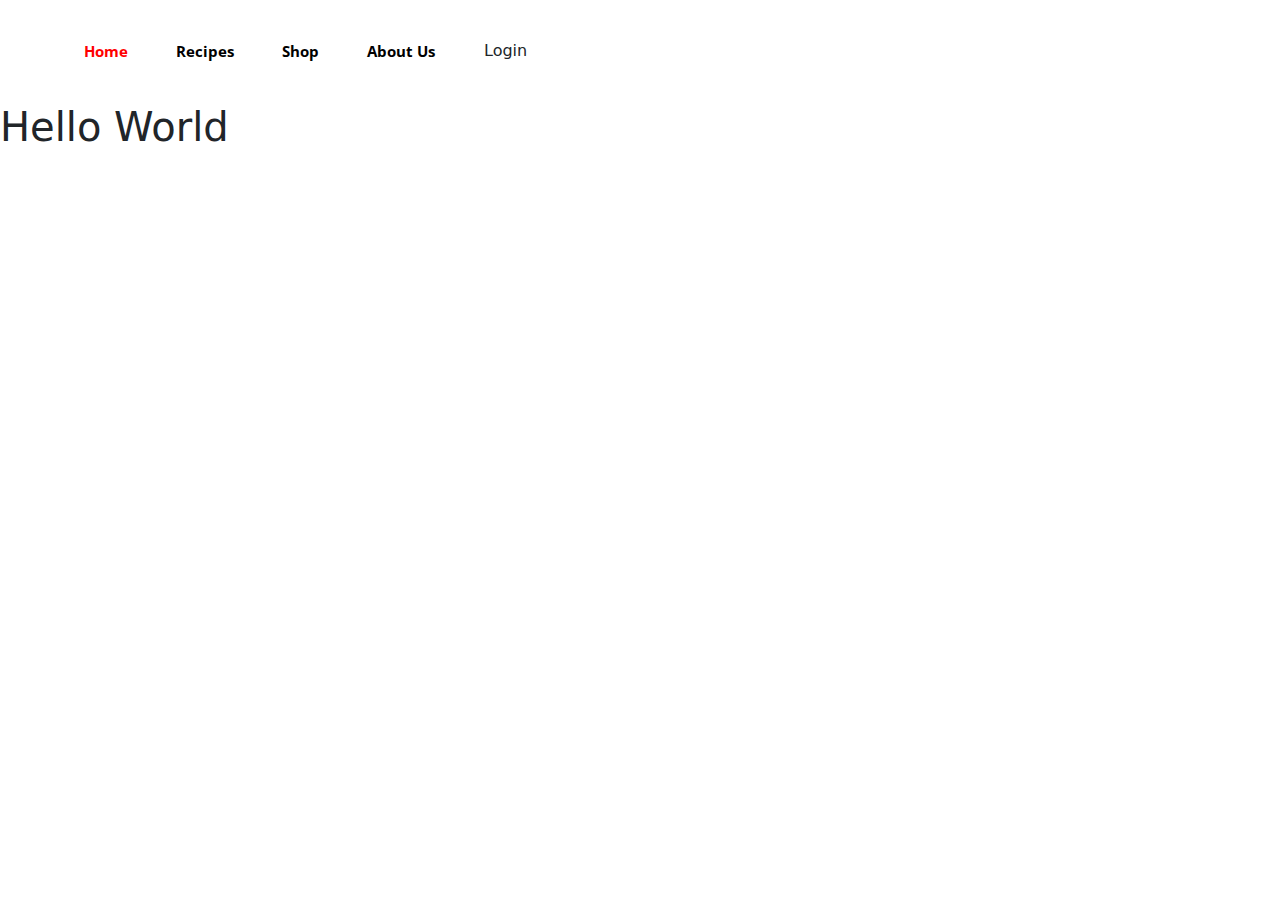
<file: frontend/html/index.html>
<!DOCTYPE html>
<html lang="en">
<head>
    <meta charset="UTF-8">
    <meta http-equiv="X-UA-Compatible" content="IE=edge">
    <meta name="viewport" content="width=device-width, initial-scale=1.0">
    <title>Document</title>

    <link rel="stylesheet" href="../libraries/bootstrap/css/bootstrap.min.css">
    <link rel="preconnect" href="https://fonts.googleapis.com">
    <link rel="preconnect" href="https://fonts.gstatic.com" crossorigin>
    <link href="https://fonts.googleapis.com/css2?family=Open+Sans:wght@600;700;800&display=swap" rel="stylesheet">
    <link rel="stylesheet" href="../styles/main.css">
   
   
</head>
<body>
    
    <div class="container-fluid">
        <nav class="row navbar navbar-expand-lg navbar-light bg-white">

            <button 
            class="navbar-toggler navbar-toggler-left" 
            type="button" 
            data-toggle="collapse" 
            data-target="#navb"
            >
                <span class="navbar-toggler-icon"></span>
            </button>

            <div class="collapse navbar-collapse" id="navb">
                <ul class="navbar-nav mx-5 my-4">
                <li class="nav-item mx-md-3">
                    <a href="#" class="nav-link active">Home</a>
                </li>
                <li class="nav-item mx-md-3">
                    <a href="#" class="nav-link">Recipes</a>
                </li>
                <li class="nav-item mx-md-3">
                    <a href="#" class="nav-link">Shop</a>
                </li>
                <li class="nav-item mx-md-3">
                    <a href="#" class="nav-link">About Us</a>
                </li>
            
            <div class="collapse navbar-collapse id="navb">
            <!-- Mobile Button -->
            <form class="form-inline d-sm-block d-md-none">
                <button class="btn btn-login my-2 my-sm-0">
                    Login
                </button>
            </form>

            <!-- Desktop Button -->
            <form class="form-inline my-2 my-lg-0 d-none d-md-block">
                <button class="btn btn-login btn-navbar-right my-2 my-sm-0 px-4">
                    Login
                </button>
            </form>
        </div>
            </ul>
            </div>
        </nav>
    </div>
    <h1>Hello World</h1>

    <link rel="stylesheet" href="../libraries/bootstrap/js/bootstrap.bundle.min.js">
</body>
</html>
</file>
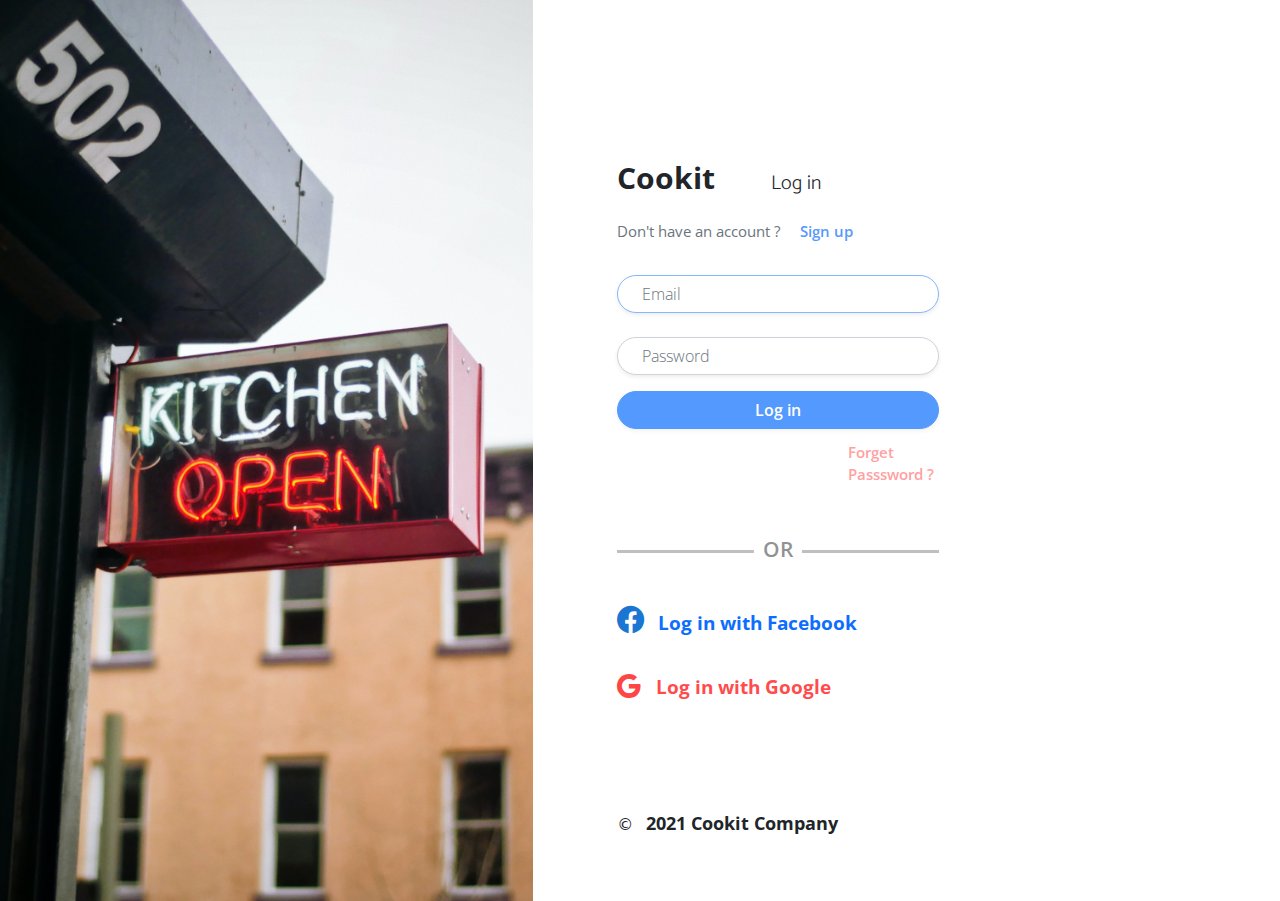
<file: frontend/html/login.html>
<!DOCTYPE html>
<html lang="en">
<head>
    <meta charset="UTF-8">
    <meta http-equiv="X-UA-Compatible" content="IE=edge">
    <meta name="viewport" content="width=device-width, initial-scale=1.0, maximum-scale=1.0, user-scalable=no" />
    <title>Login</title>
    <link rel="stylesheet" href="../libraries/bootstrap/css/bootstrap.min.css">
    <link rel="preconnect" href="https://fonts.googleapis.com">
    <link rel="preconnect" href="https://fonts.gstatic.com" crossorigin>
    <link href="https://fonts.googleapis.com/css2?family=Open+Sans:wght@600;700;800&display=swap" rel="stylesheet">
    <link rel="stylesheet" href="https://cdn.jsdelivr.net/npm/bootstrap-icons@1.6.1/font/bootstrap-icons.css">
    <link rel="stylesheet" href="../styles/login/login.css">
   
</head>
<body>
    <div class="container-fluid">
        <div class="row no-gutter">
            <!-- The image half -->

            <div class="col-md-5 d-none d-md-flex bg-image"></div>
    
            <!-- The content half -->
            <div class="col-md-6 bg-white">
                <div class="login d-flex py-3">
    
                    <!-- Demo content-->
                    <div class="container">
                        <div class="row">
                            <div class="col-lg-10 col-xl-7 mx-5 my-5">
                                <h1 class="display-4 opensans-font bolder marginsetup">Cookit 
                                    <login class="logintest mx-5 catamaran-font light">Log in</login>
                                </h1>
                                <p class="text-muted mb-4 opensans-font signup mt-4">Don't have an account ?
                                    <a href="#" class="primary opensans-font semibold signup text-decoration-none px-3">Sign up</a>
                                </p>
                                <form>
                                    <div class="form-group mb-3 py-2">
                                        <input id="inputEmail" type="email" placeholder="Email" required="" autofocus="" 
                                        class="form-control rounded-pill shadow-sm opensans-font light px-4">
                                    </div>
                                    <div class="form-group mb-3">
                                        <input id="inputPassword" type="password" placeholder="Password" required="" 
                                        class="form-control rounded-pill shadow-sm opensans-font light px-4">
                                    </div>
                                    <button type="submit" class="btn btn-primary btn-block mb-2 rounded-pill shadow-sm 
                                    opensans-font semibold">
                                    Log in
                                </button>
                                <div class="row justify-content-end">
                                    <p class="col-md-4 mb-5 mt-1 opensans-font semibold fpass">
                                        <a href="#" class="text-decoration-none red">Forget Passsword ?</a>
                                    </p>
                            </div>
                            <div class="line-form mt-3 opensans-font semibold"></div>
                            <div class="row">
                                <div class="col-1 mt-5 ">
                            <i class="bi bi-facebook"></i>
                            </div>
                           <div class="col-10 px-4 mt-5 py-2">
                               <a href="#" class="text-decoration-none opensans-font bolder fb-font">Log in with Facebook</a>
                        </div>
                        <div class="row">
                            <div class="col-1 mt-4">
                                <i class="bi bi-google"></i>
                            </div>
                            <div class="col-10 px-4 mt-4 py-1">
                                <a href="#" class="text-decoration-none opensans-font bolder gg-font">Log in with Google</a>
                            </div>
                        </div>
                        <footer>
                            <div class="row">
                                <div class="col-10 my-10">
                                    &copy; <span class="opensans-font bolder mx-2 ft-font">2021 Cookit Company</span> 
                                </div>
                            </div>
                        </footer>
                                </form> 
                    </div><!-- End -->
                    
                </div>
            </div><!-- End -->
    
        </div>
    </div>
    

    <link rel="stylesheet" href="../libraries/bootstrap/js/bootstrap.bundle.min.js">
   
</body>
</html>
</file>
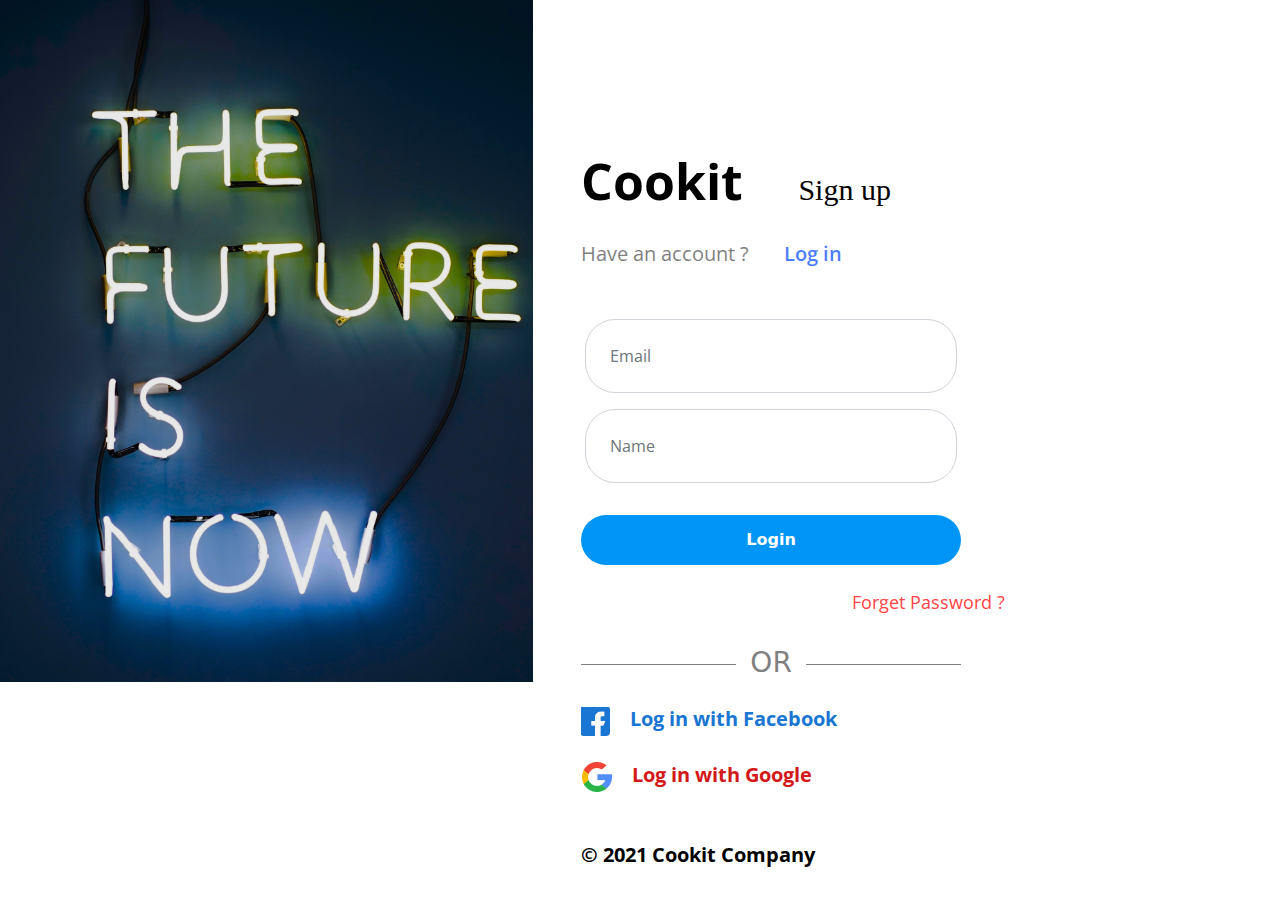
<file: frontend/html/register.html>
<!DOCTYPE html>
<html lang="en">
<head>
    <meta charset="UTF-8">
    <meta http-equiv="X-UA-Compatible" content="IE=edge">
    <meta name="viewport" content="width=device-width, initial-scale=1.0, maximum-scale=1.0, user-scalable=no" />
    <title>Login</title>
    <link rel="stylesheet" href="../libraries/bootstrap/css/bootstrap.min.css">
    <link rel="preconnect" href="https://fonts.googleapis.com">
    <link rel="preconnect" href="https://fonts.gstatic.com" crossorigin>
    <link href="https://fonts.googleapis.com/css2?family=Open+Sans:wght@600;700;800&display=swap" rel="stylesheet">
    <link rel="stylesheet" href="../styles/register/register.css">
    
</head>
<body>

        <div class="wrap-container">
        <div class="container-fluid">
            <div class="row no-gutters">
                <div class="col-md-5 img-padding">
                    <img src="../resources/images/Slice 3.png" class="img-fluid img1" alt="The Future is now">
                </div>
               
                <div class="col-md-7 px-5 pt-5 header-setup">
                    <div class="login-setup">
                    <cookit-font class="opensans-font margin-set" id="cookit-font">Cookit</cookit-font>
                    <login-font class="catamaran-font margin-set" id="login-font">Sign up</login-font>
                </div>
                <div class="signup-setup">
                    <no-acc class="opensans-font" id="no-account">Have an account ?</no-acc>
                    <a href="#" class="opensans-font" id="signup-font">Log in</a>
                </div>
                    <form>
                        <div class="form-row ">
                            <div class="col-md-7 form-setup">
                                <input type="email" placeholder="Email" class="form-control my-3 p-4 opensans-font">
                            </div>
                        </div>
                        <div class="form-row">
                            <div class="col-md-7 form-setup">
                                <input type="text" placeholder="Name" class="form-control my-3 p-4 opensans-font">
                            </div>
                        </div>
                        <div class="form-row">
                            <div class="col-md-7">
                                <button type="button" class="btn1 mt-3 mb-4">Login</button>
                            </div>
                        </div>
                        <div class="col-md-7" id="forgotpw-setup">
                            <a href="#" class="opensans-font">Forget Password ?</a>
                        </div>
                        <div class="col-md-7">
                        <h3 class="middle-line">OR</h3>
                    </div>
                 </form>
                 <footer>
                    <div class="col-md-7 mt-4">
                        <img src="../resources/images/facebook.png" alt="facebook"><a href="#" class="textnone opensans-font" id="fb-setup">Log in with Facebook</a>
                    </div>
                    <div class="col-md-7 mt-4">
                        <img src="../resources/images/google.png" alt="google"><a href="#" class="textnone opensans-font" id="gg-setup">Log in with Google</a>
                    </div>
                    <div class="col-md-7 mt-5">
                        <div class="copyright opensans-font">&copy 2021 Cookit Company</div>
                    </div>
                 </footer>
            </div>
        </div>
    </div>
  

    <link rel="stylesheet" href="../libraries/bootstrap/js/bootstrap.bundle.min.js">
   
</body>
</html>
</file>
<file: frontend/styles/main.css>
body {
  background-color: white;
}

.navbar-light .navbar-nav .nav-link {
  color: black;
  font-family: 'Open Sans', sans-serif;
  font-weight: bold;
  font-size: 15px;
}

.navbar-light .navbar-nav .nav-link.active {
  color: red !important;
}
/*# sourceMappingURL=main.css.map */
</file>
<file: frontend/styles/login/login.css>
@import url("https://fonts.googleapis.com/css2?family=Catamaran:wght@300;700&family=Open+Sans:wght@300;600;700&display=swap");
* body {
  margin: 0;
  padding: 0;
}

.login,
.image {
  min-height: 100vh;
}

.bg-image {
  background-image: url("/frontend/resources/images/Slice 1.png");
  background-size: cover;
  background-position: center center;
}

.opensans-font {
  font-family: 'Open Sans';
}

.catamaran-font {
  font-family: 'Catamaran';
}

.light {
  font-weight: 300;
}

.bolder {
  font-weight: 700;
}

.semibold {
  font-weight: 600;
}

.display-4 {
  font-size: 30px;
}

.marginsetup {
  margin-top: 6rem;
}

.logintest {
  font-size: 20px;
}

.signup {
  font-size: 15px;
}

.primary {
  font-color: #0047FF;
  opacity: 70%;
}

.primary:hover {
  opacity: 100%;
}

.btn-primary {
  font-color: #0095F6;
  opacity: 70%;
}

.btn-primary:hover {
  opacity: 100%;
}

.btn-block {
  width: 100%;
}

.margin-right-setup {
  margin-left: 5rem;
}

.red {
  color: #FF4545;
  opacity: 50%;
}

.red:hover {
  color: #FF4545;
  opacity: 100%;
}

.mx-100 {
  margin-left: 100%;
}

.fpass {
  font-size: 15px;
}

.line-form {
  background-color: rgba(0, 0, 0, 0.5);
  opacity: 50%;
  min-width: 50%;
  height: 3px;
  border: none;
  margin: auto;
  position: relative;
}

.line-form:before {
  content: 'OR';
  display: block;
  width: 15%;
  padding: 0.3em;
  font-size: 1.3em;
  text-align: center;
  position: absolute;
  top: 0;
  left: 50%;
  background-color: white;
  -webkit-transform: translate(-50%, -50%);
          transform: translate(-50%, -50%);
}

.bi-facebook {
  color: #1976D2;
  font-size: 1.7rem !important;
}

.fb-font {
  font-size: 1.2rem;
}

.bi-google {
  color: #FF4545;
  font-size: 1.5rem !important;
}

.gg-font {
  color: red;
  font-size: 1.2rem !important;
  opacity: 70%;
}

.gg-font:hover {
  color: red;
}

.my-10 {
  margin-top: 30%;
}

.ft-font {
  font-size: 1.1rem;
}
/*# sourceMappingURL=login.css.map */
</file>
<file: frontend/styles/register/register.css>
* {
  padding: 0;
  margin: 0;
}

.wrap-container {
  overflow: hidden;
}

.img-padding {
  padding: 0px;
  max-height: 100%;
  max-width: 100%;
}

.form-control {
  border-radius: 30px;
}

.form-setup {
  padding: 0px 4px 0px 4px;
}

.btn1 {
  border: none;
  outline: none;
  height: 50px;
  width: 100%;
  background-color: #0095F6;
  color: white;
  border-radius: 30px;
  font-weight: bold;
}

.btn1:hover {
  background: white;
  border: 1px solid;
  color: black;
}

.login-setup {
  margin-bottom: 20px;
}

.signup-setup {
  margin-bottom: 50px;
}

.opensans-font {
  font-family: 'Open Sans';
  color: #000000;
}

.catamaran-font {
  font-family: 'Catamaran';
  color: #000000;
}

#cookit-font {
  font-size: 50px;
  font-weight: bold;
}

#login-font {
  font-weight: lighter;
  font-size: 30px;
  margin-left: 50px;
}

#no-account {
  font-size: 20px;
  opacity: 50%;
}

#signup-font {
  font-style: normal;
  font-weight: 600;
  font-size: 20px;
  color: #0047FF;
  text-decoration: none;
  opacity: 70%;
  margin-left: 30px;
}

#signup-font:hover {
  opacity: 100%;
}

.header-setup {
  margin-top: 6rem;
}

#forgotpw-setup a {
  text-decoration: none;
  color: #FF4545;
  font-size: 18px;
}

#forgotpw-setup {
  margin-left: auto;
}

.middle-line {
  overflow: hidden;
  text-align: center;
  margin-top: 30px;
  opacity: 50%;
  color: #010101;
}

.middle-line:before, .middle-line:after {
  background-color: #010101;
  content: "";
  display: inline-block;
  height: 1px;
  position: relative;
  vertical-align: middle;
  width: 50%;
}

.middle-line:before {
  right: 0.5em;
  margin-left: -50%;
}

.middle-line:after {
  left: 0.5em;
  margin-right: -50%;
}

.textnone {
  text-decoration: none;
}

#gg-setup, #fb-setup {
  margin-left: 20px;
  font-weight: bold;
  font-size: 20px;
}

#fb-setup {
  color: #1976D2;
}

#gg-setup {
  color: #D21919;
}

.copyright {
  font-weight: bold;
  font-size: 20px;
}
/*# sourceMappingURL=register.css.map */
</file>
